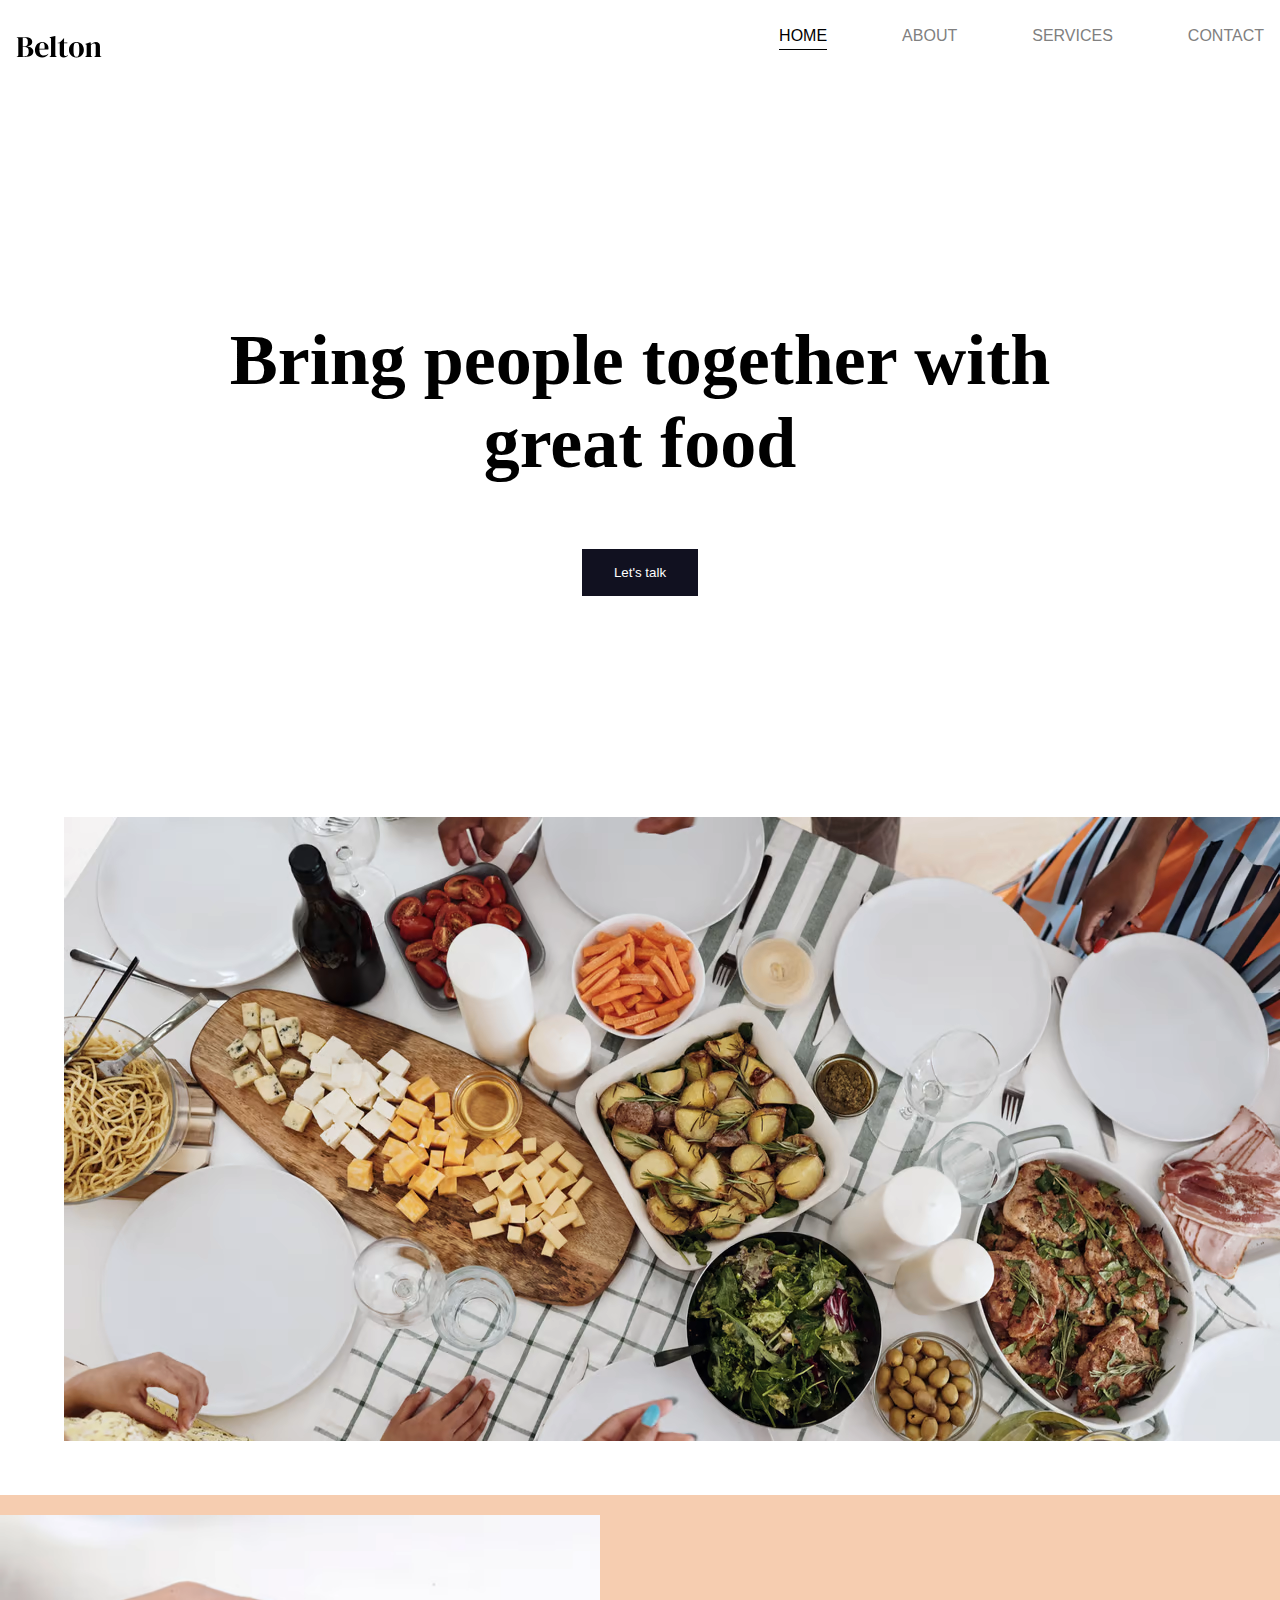
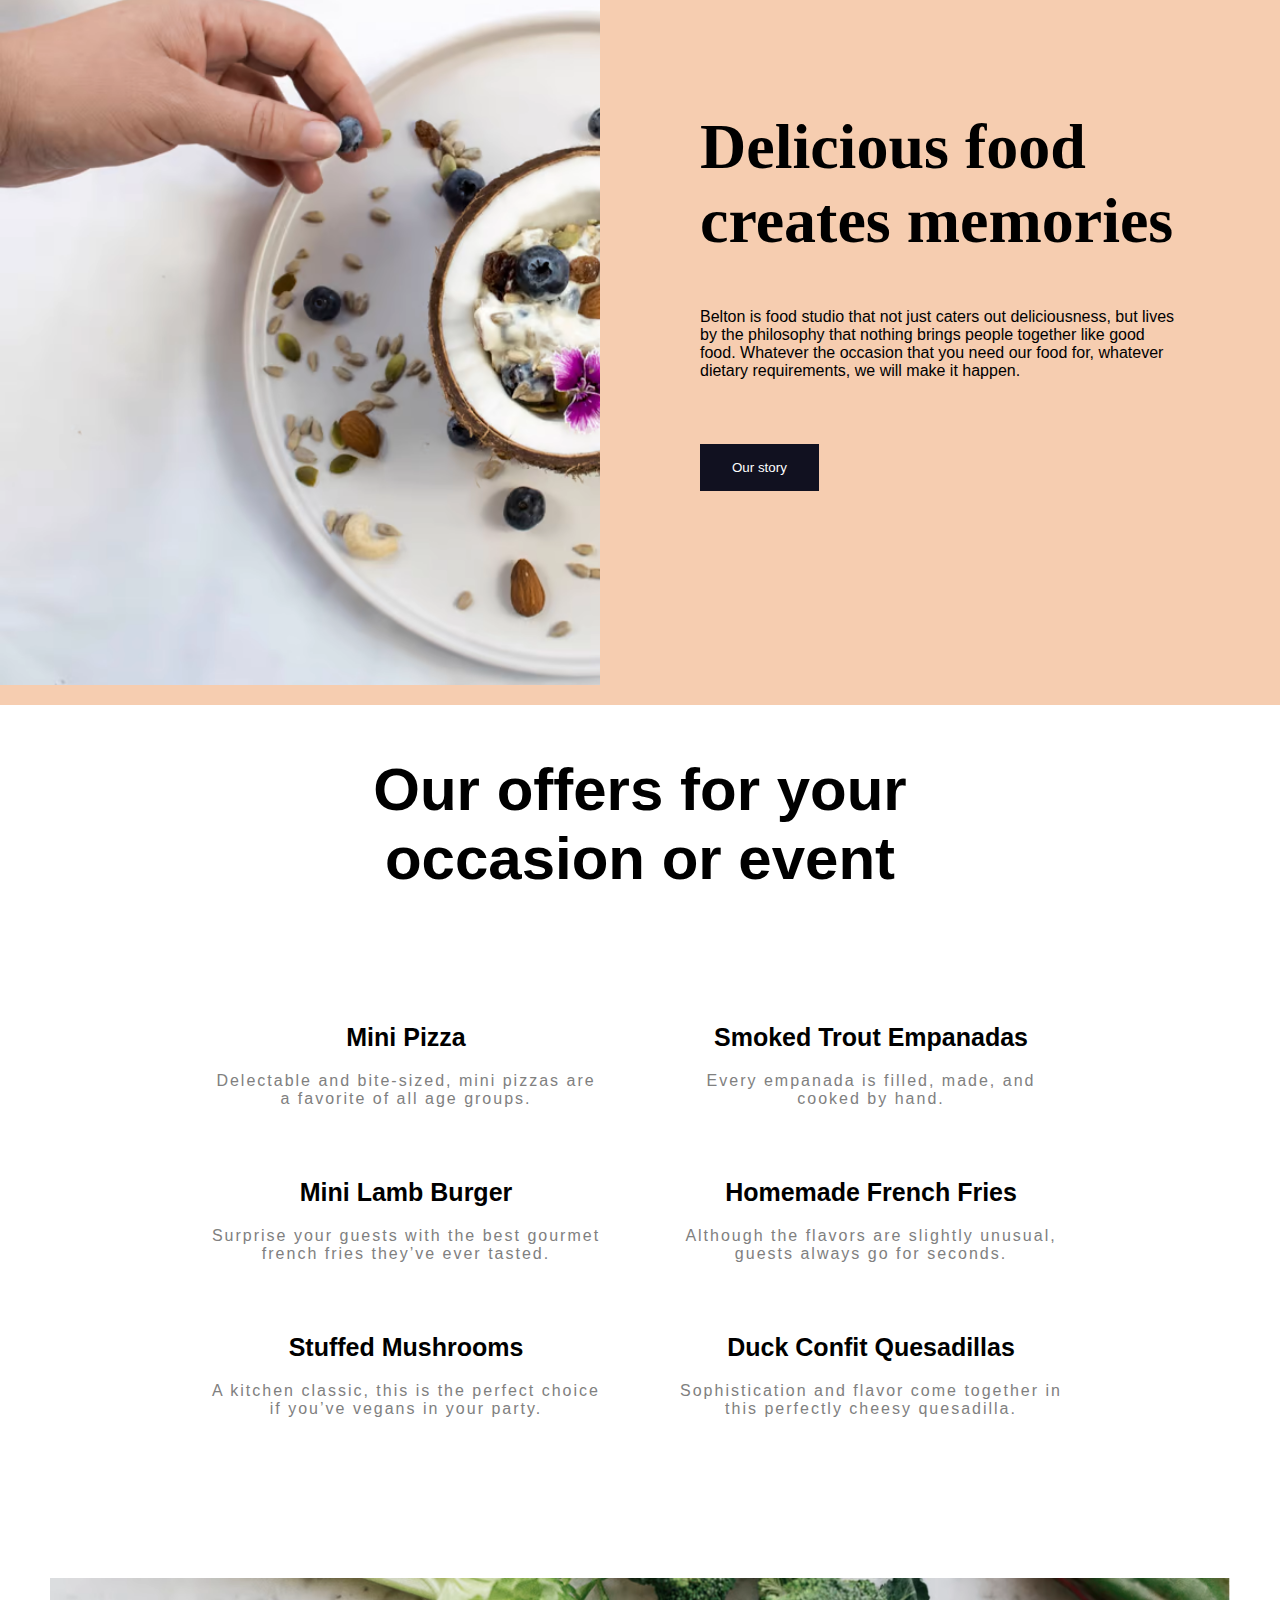
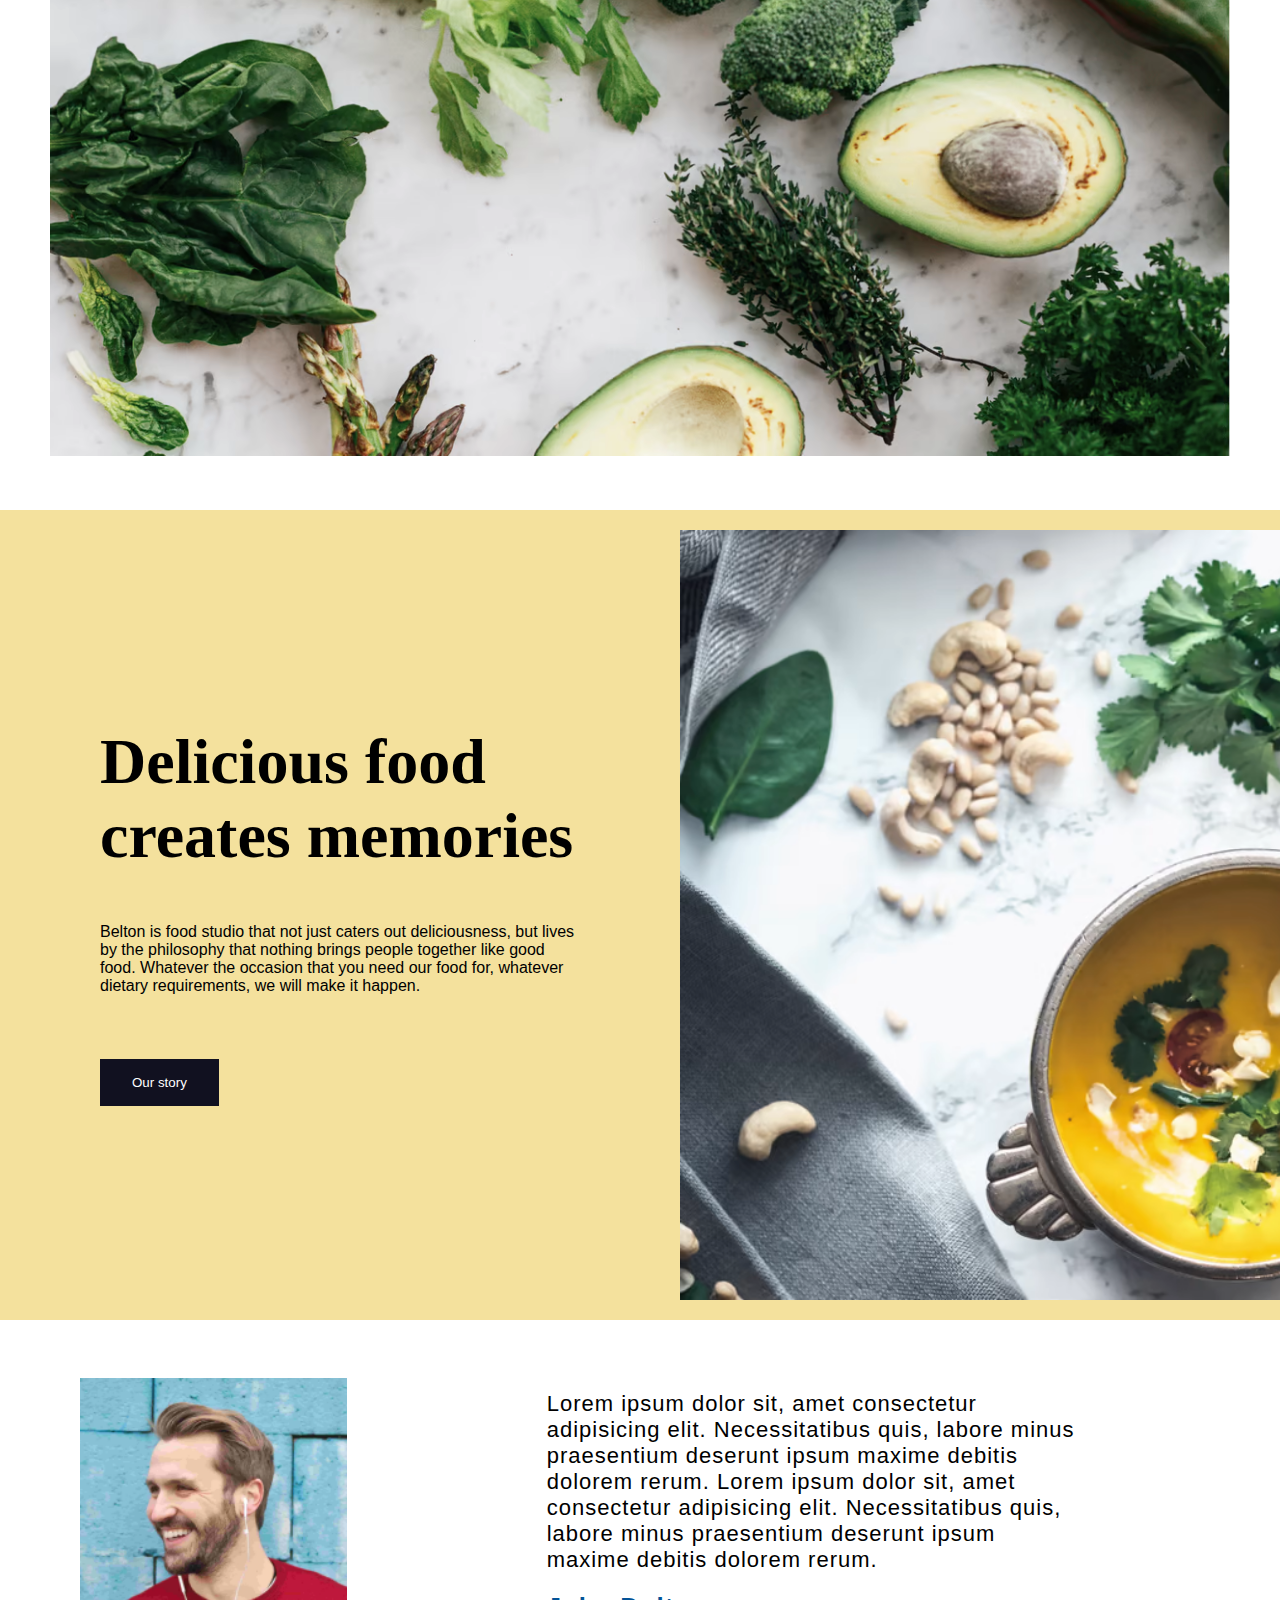
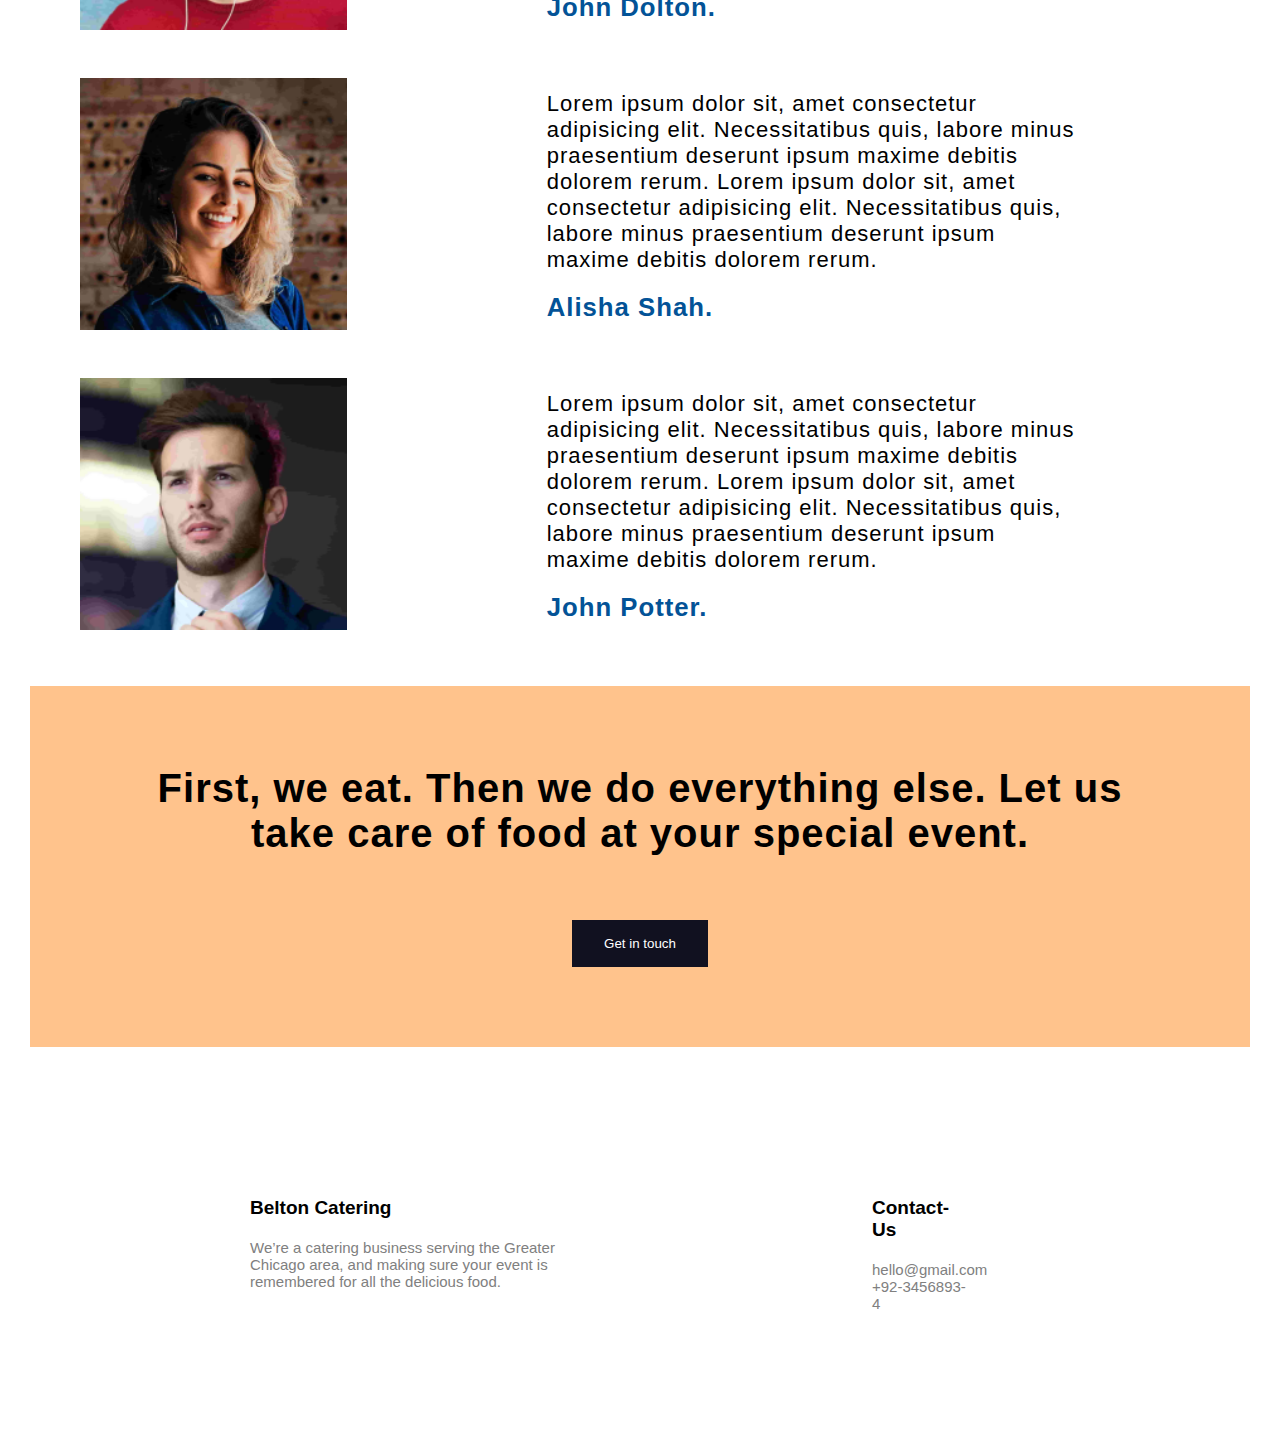
<file: index.html>
<!DOCTYPE html>
<html lang="en">
<head>
    <meta charset="UTF-8">
    <meta http-equiv="X-UA-Compatible" content="IE=edge">
    <meta name="viewport" content="width=device-width, initial-scale=1.0">
    <title>Document</title>
    <link rel="stylesheet" href="assets/css/style.css">
</head>
<body>
    <nav class="navbar">
        <a href="index.html" class="navbar-brand"><img src="assets/images/logo.svg" alt=""></a>
        <ul class="navbar-nav">
            <li class="nav-item active"><a href="index.html" class="nav-link">HOME</a></li>
            <li class="nav-item"><a href="about.html" class="nav-link">ABOUT</a></li>
            <li class="nav-item"><a href="services.html" class="nav-link">SERVICES</a></li>
            <li class="nav-item"><a href="contact.html" class="nav-link">CONTACT</a></li>
        </ul>
    </nav>

    <div id="hero">
        <div>
            <h1>Bring people together with great food</h1>
            <button class="btn">Let's talk</button>
        </div>
    </div>

    <div class="container mb">
        <img src="assets/images/people-around-a-table-with-food-mvoq2nk0xouDvolQ.avif" alt="" >
    </div>

    <div class="container-fluid mid">
        <div style="height: 95%; width: 50%; overflow: hidden;">
            <img src="assets/images/img-mjWRq1QRJatKaoK1.avif" height="100%" alt="">
        </div>
        <div style="width: 40%; padding: 100px;">
            <h3 class="mb" style="font-size:4em; font-family:var(--font-primary);">Delicious food creates memories</h3>
            <p style="">Belton is food studio that not just caters out deliciousness, but lives by the philosophy that nothing brings people together like good food. Whatever the occasion that you need our food for, whatever dietary requirements, we will make it happen.</p>
            <button class="btn">Our story</button>
        </div>
    </div>

    <div class="container-gd">
        <p>
            Our offers for your
            <br>
             occasion or event
        </p>
     

      </div>

      <div class="grid-container">
        <div class="grid-item">
            <h3>Mini Pizza</h3>
            <p>Delectable and bite-sized, mini pizzas are a favorite of all age groups.</p>
        </div>

        <div class="grid-item">
            <h3>Smoked Trout Empanadas</h3>
            <p>Every empanada is filled, made, and cooked by hand.</p>
        </div>
    

        <div class="grid-item">
            <h3>Mini Lamb Burger</h3>
            <p>Surprise your guests with the best gourmet french fries they’ve ever tasted.</p>
           
        </div>

        <div class="grid-item">
            <h3>Homemade French Fries</h3>
            <p>Although the flavors are slightly unusual, guests always go for seconds.</p>
           
        </div>

        <div class="grid-item">
            <h3>Stuffed Mushrooms</h3>
            <p>A kitchen classic, this is the perfect choice if you’ve vegans in your party.</p>
           
        </div>
    
        <div class="grid-item">
            <h3>Duck Confit Quesadillas</h3>
            <p>Sophistication and flavor come together in this perfectly cheesy quesadilla. </p>
           
        </div>
       
</div>

<div class="container-mba">
    <img src="assets/images/avacado.avif" alt="" height="100%" width="100%" >
</div>


<div class="container-fluid mids">
    <div style="width: 40%; padding: 100px;">
        <h3 class="mb" style="font-size:4em; font-family:var(--font-primary);">Delicious food creates memories</h3>
        <p>Belton is food studio that not just caters out deliciousness, but lives by the philosophy that nothing brings people together like good food. Whatever the occasion that you need our food for, whatever dietary requirements, we will make it happen.</p>
        <button class="btn">Our story</button>
    </div>
    <div style="height: 95%; width: 50%; overflow: hidden;">
        <img src="assets/images/soup.avif" height="100%"  alt="">
    </div>
</div>

<br>
<br>


<div class="team">
    

    <div class="member">
       <div class="img">
         <img src="assets/images/pic2.png"" alt="">
       </div>
       <div class="content">
           <p>Lorem ipsum dolor sit, amet consectetur adipisicing elit. Necessitatibus quis, labore minus praesentium deserunt ipsum maxime debitis dolorem rerum.
          Lorem ipsum dolor sit, amet consectetur adipisicing elit. Necessitatibus quis, labore minus praesentium deserunt ipsum maxime debitis dolorem rerum.  </p>
          <h3>John dolton.</h3>
       </div>
   </div>

   <div class="member">
    <div class="img">
      <img src="assets/images/pic1.png" alt="">
    </div>
    <div class="content">
        <p>Lorem ipsum dolor sit, amet consectetur adipisicing elit. Necessitatibus quis, labore minus praesentium deserunt ipsum maxime debitis dolorem rerum.
       Lorem ipsum dolor sit, amet consectetur adipisicing elit. Necessitatibus quis, labore minus praesentium deserunt ipsum maxime debitis dolorem rerum.  </p>
       <h3>Alisha shah.</h3>
    </div>
</div>

   <div class="member">
       <div class="img">
         <img src="assets/images/pic3.png" alt="">
       </div>
       <div class="content">
           <p>Lorem ipsum dolor sit, amet consectetur adipisicing elit. Necessitatibus quis, labore minus praesentium deserunt ipsum maxime debitis dolorem rerum.
          Lorem ipsum dolor sit, amet consectetur adipisicing elit. Necessitatibus quis, labore minus praesentium deserunt ipsum maxime debitis dolorem rerum.  </p>
          <h3>John potter.</h3>
       </div>
   </div>
</div>


    <div class="last">
        <p>
            First, we eat. Then we do everything else. Let us take care of food at your special event.
        </p>
        <button class="btn">Get in touch</button>

    </div>

    <div class="footer">
        
        <div class="text">
            <h3>Belton catering</h3>
           <p>We’re a catering business serving the Greater Chicago area, and making sure your event is remembered for all the delicious food.</p>
        </div>
        <div class="contact">
            <h3>Contact-us</h3>
            <p>hello@gmail.com</p>
            <p>+92-3456893-4</p>
        </div>
        
    </div>

</body>
</html>
</file>
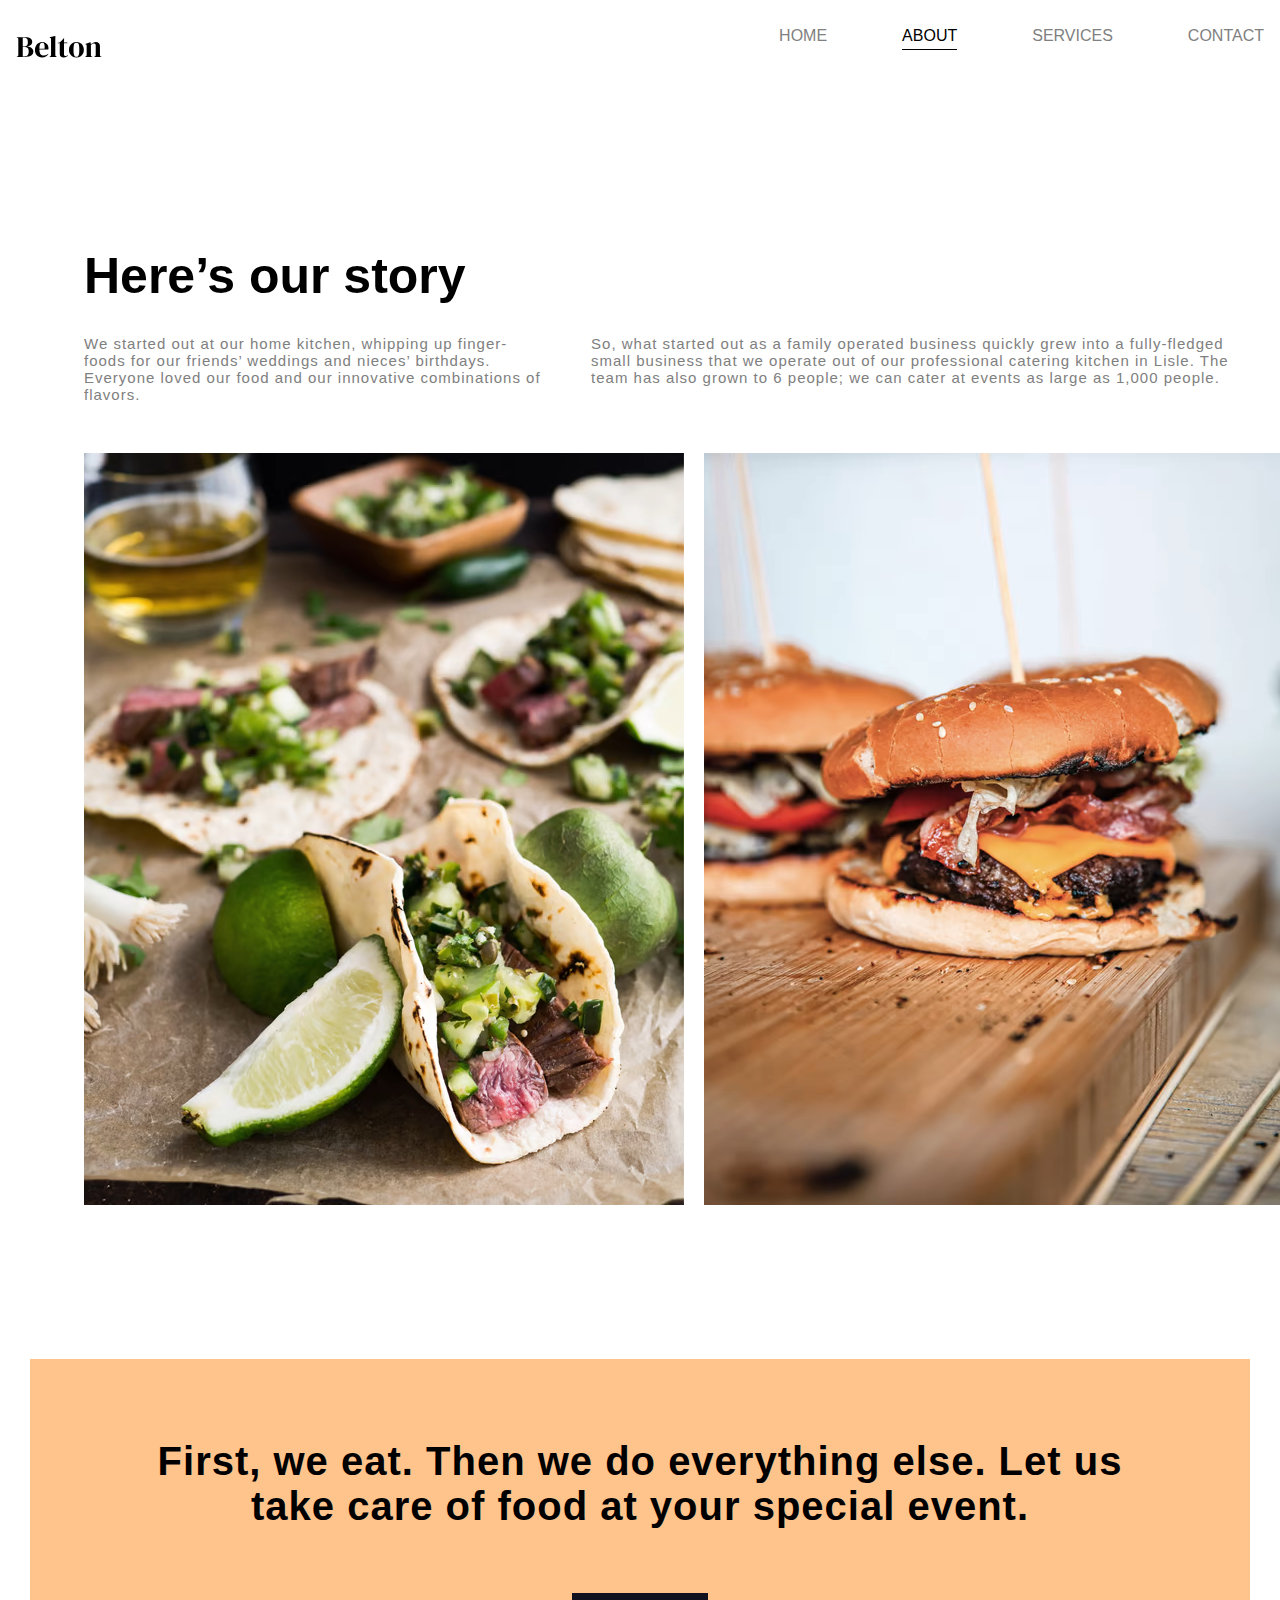
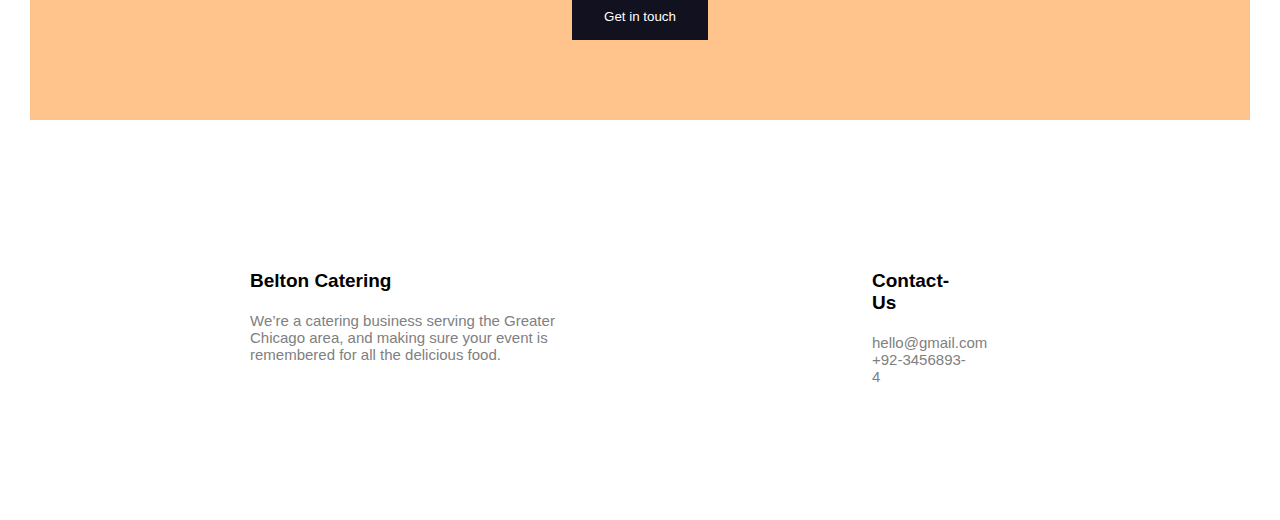
<file: about.html>
<!DOCTYPE html>
<html lang="en">
<head>
    <meta charset="UTF-8">
    <meta http-equiv="X-UA-Compatible" content="IE=edge">
    <meta name="viewport" content="width=device-width, initial-scale=1.0">
    <title>About-us</title>
    <link rel="stylesheet" href="assets/css/about.css">
</head>
<body>
      
    <nav class="navbar">
        <a href="index.html" class="navbar-brand"><img src="assets/images/logo.svg" alt=""></a>
        <ul class="navbar-nav">
            <li class="nav-item"><a href="index.html" class="nav-link">HOME</a></li>
            <li class="nav-item active" ><a href="about.html" class="nav-link">ABOUT</a></li>
            <li class="nav-item"><a href="services.html" class="nav-link">SERVICES</a></li>
            <li class="nav-item"><a href="contact.html" class="nav-link">CONTACT</a></li>
        </ul>
    </nav>

    <div class="about-us">
        <h1>Here’s our story </h1>
        <div class="parag">
            <p>We started out at our home kitchen, whipping up finger-foods for our friends’ weddings and nieces’ birthdays. Everyone loved our food and our innovative combinations of flavors.</p>
            <p>So, what started out as a family operated business quickly grew into a fully-fledged small business that we operate out of our professional catering kitchen in Lisle. The team has also grown to 6 people; we can cater at events as large as 1,000 people.</p>
        </div>

        <div class="image">
            <div>
                <img src="assets/images/christine-siracusa-unsplash-YZ4exO2X2nUq7r4v.avif" alt="">
            </div>
            <div>
                <img src="assets/images/jonny-caspari-unsplash-Y4a7xM45o3Ik3zxn.avif" alt="">
            </div>


        </div>

    </div>

    <div class="last">
        <p>
            First, we eat. Then we do everything else. Let us take care of food at your special event.
        </p>
        <button class="btn">Get in touch</button>

    </div>

    <div class="footer">
        
        <div class="text">
            <h3>Belton catering</h3>
           <p>We’re a catering business serving the Greater Chicago area, and making sure your event is remembered for all the delicious food.</p>
        </div>
        <div class="contact">
            <h3>Contact-us</h3>
            <p>hello@gmail.com</p>
            <p>+92-3456893-4</p>
        </div>
        
    </div>
</body>
</html>
</file>
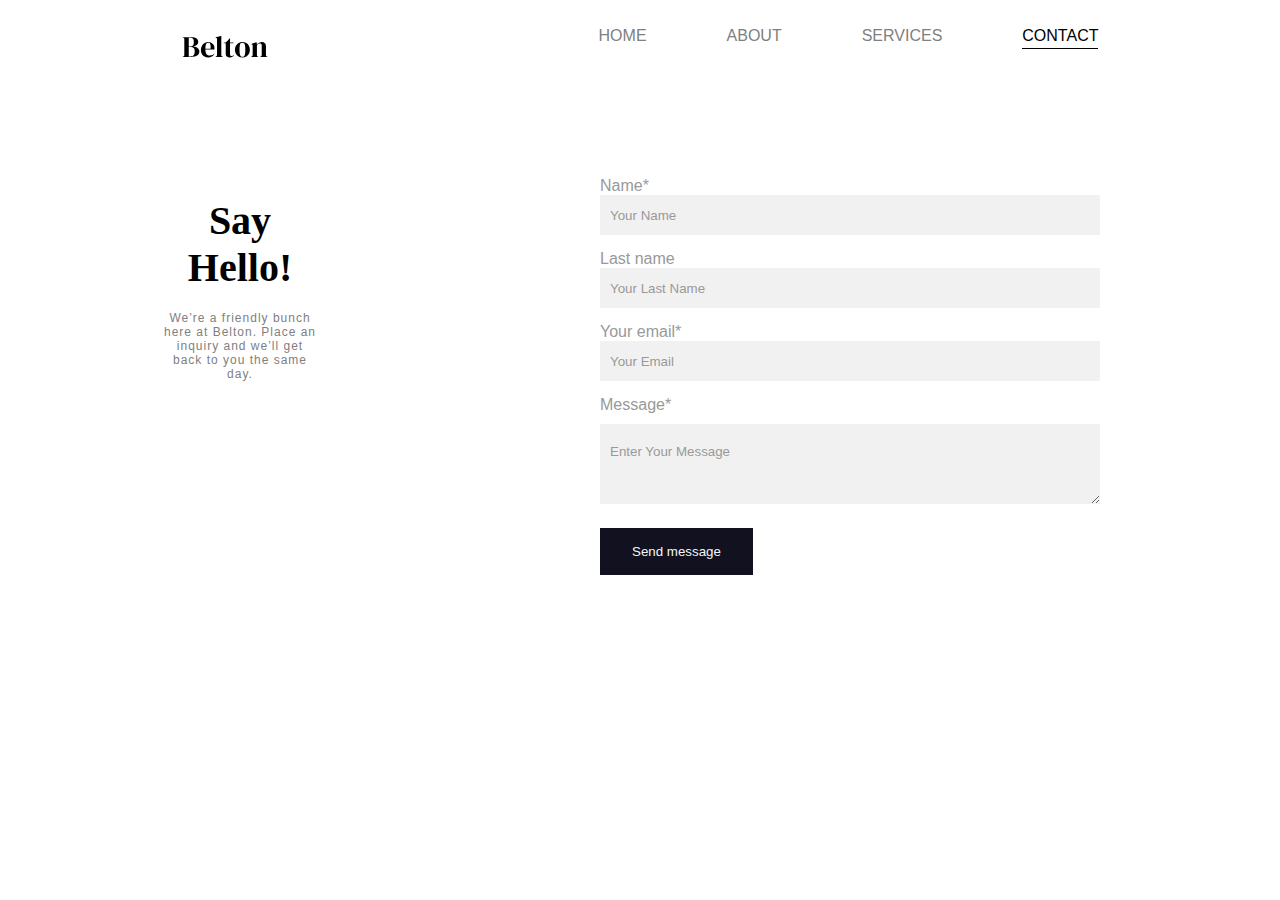
<file: contact.html>
<!DOCTYPE html>
<html lang="en">
<head>
    <meta charset="UTF-8">
    <meta http-equiv="X-UA-Compatible" content="IE=edge">
    <meta name="viewport" content="width=device-width, initial-scale=1.0">
    <title>contact-us</title>
    <link rel="stylesheet" href="assets/css/contact.css">
</head>
<body>
    <nav class="navbar">
        <a href="index.html" class="navbar-brand"><img src="assets/images/logo.svg" alt=""></a>
        <ul class="navbar-nav">
            <li class="nav-item"><a href="index.html" class="nav-link">HOME</a></li>
            <li class="nav-item"><a href="about.html" class="nav-link">ABOUT</a></li>
            <li class="nav-item"><a href="services.html" class="nav-link">SERVICES</a></li>
            <li class="nav-item active"><a href="contact.html" class="nav-link">CONTACT</a></li>
        </ul>
    </nav>
    <div class="contact-us">
        <div class="left">
            <h1>Say Hello!</h1>
            <p>We’re a friendly bunch here at Belton. 
              Place an inquiry and we’ll get back
              to you the same day.</p>
        </div>
        <div class="right">
            <form action="">
                <label for="name" class="bttn">Name*</label>
                <br>
                <input type="text" class="field" placeholder="Your Name">
                <br>
                <label for="lname" class="bttn">Last name</label>
                <br>
                <input type="text" class="field" placeholder="Your Last Name">
                <br>
                <label for="yemail" class="bttn">Your email*</label>
                <br>
                <input type="text" class="field" placeholder="Your Email">
                <br>
                <label for="message" class="bttn">Message*</label>
                 <br>
				<textarea placeholder="Enter Your Message" class="fields"></textarea>
                <br>
				<button class="btn">Send message</button>
            </form>
        </div>
    </div>
</body>
</html>
</file>
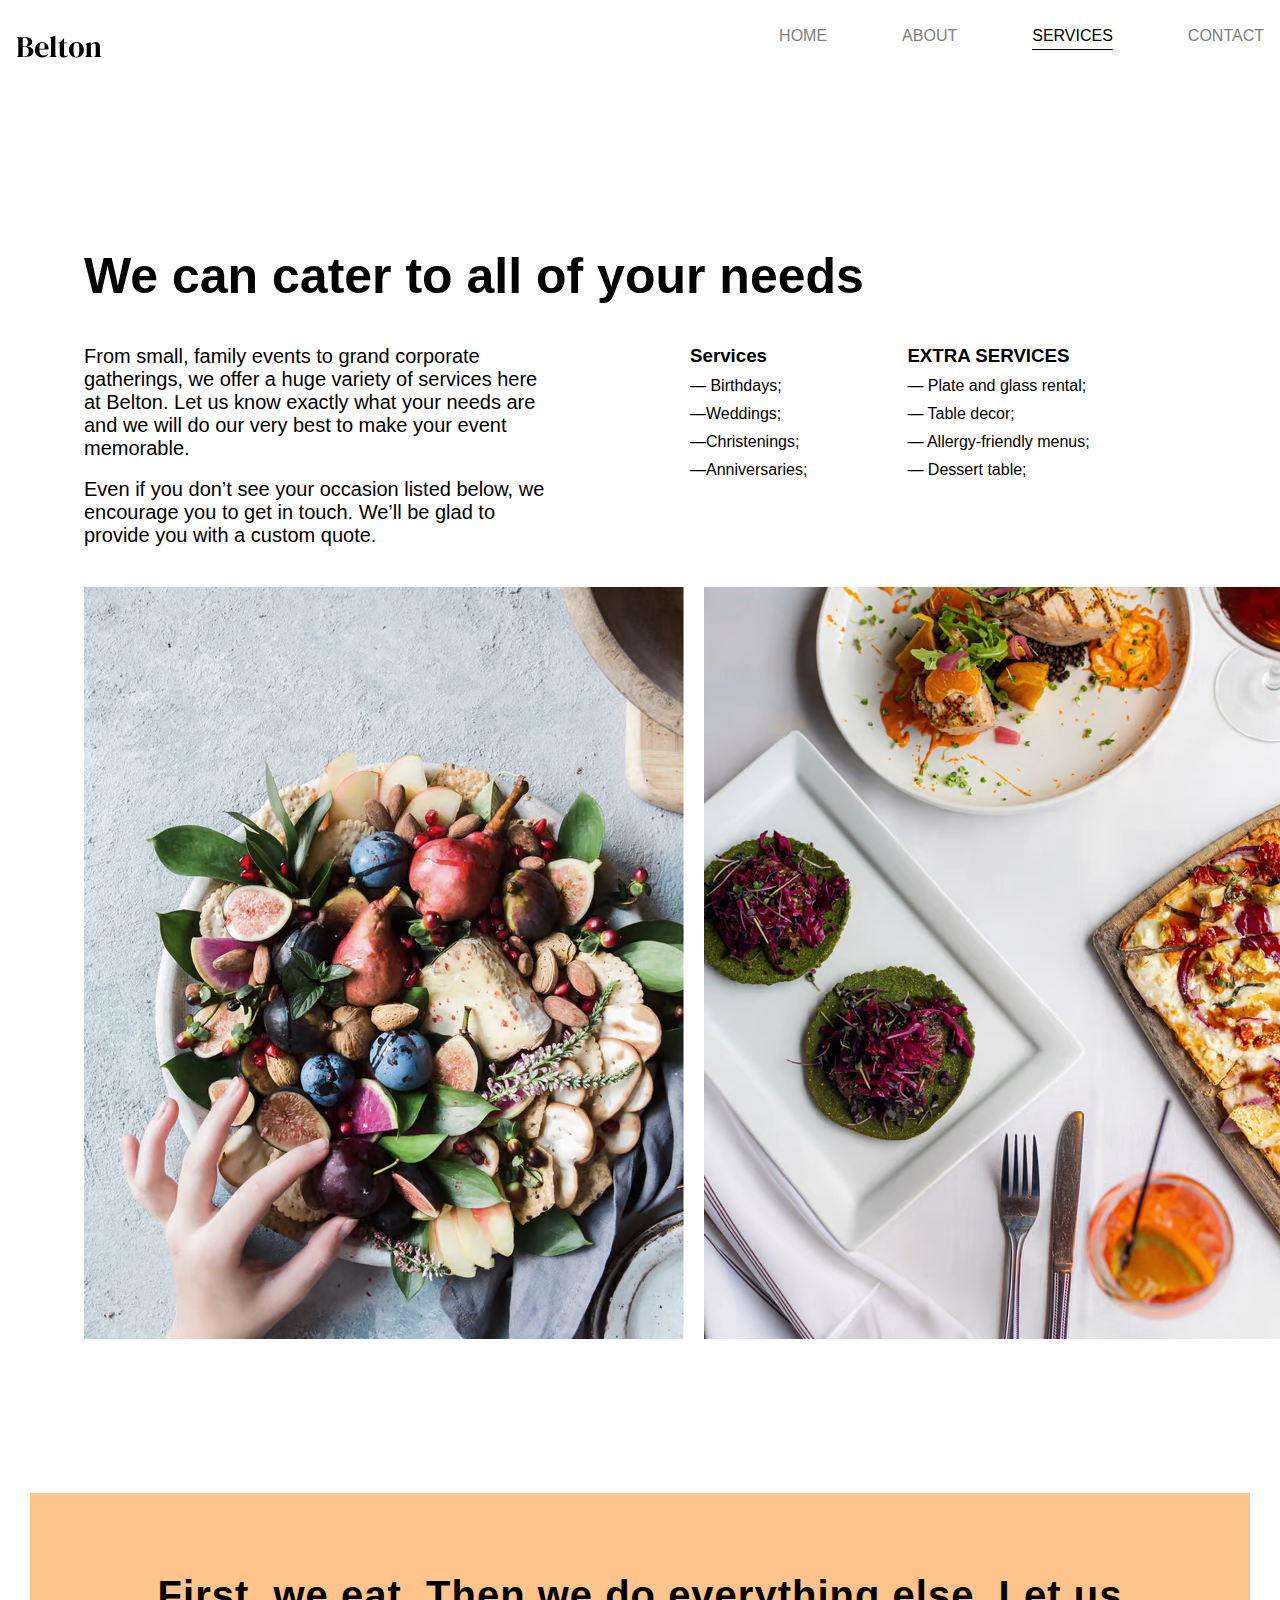
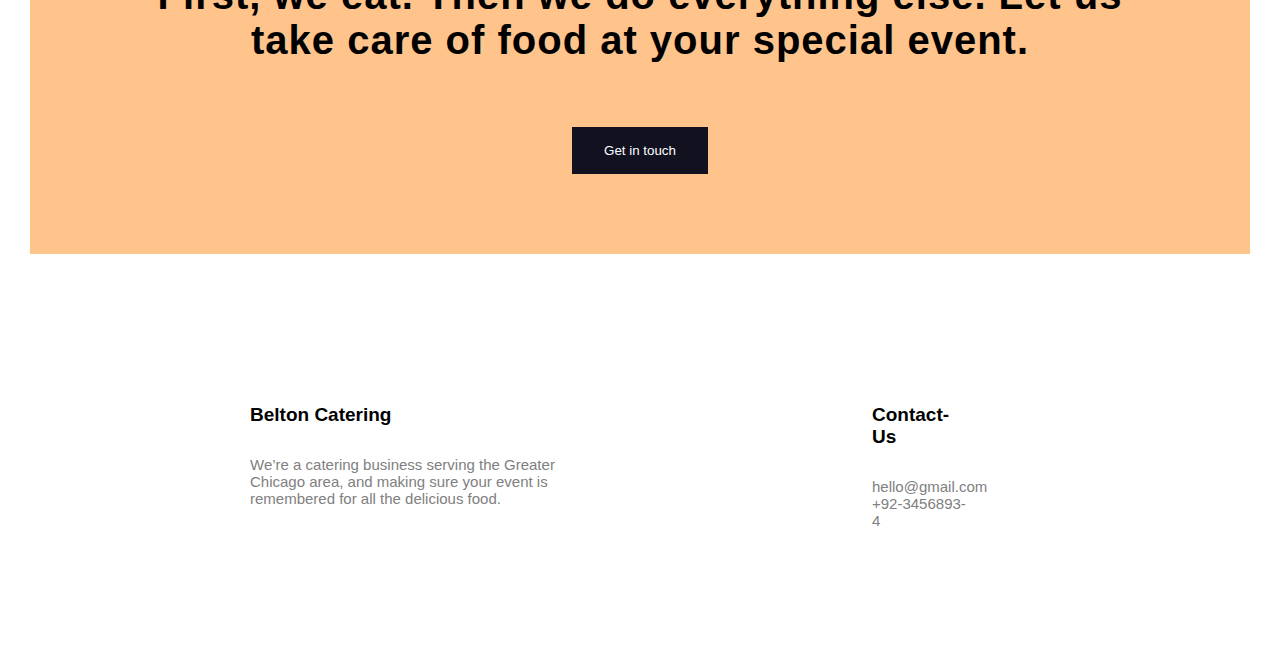
<file: services.html>
<!DOCTYPE html>
<html lang="en">
<head>
    <meta charset="UTF-8">
    <meta http-equiv="X-UA-Compatible" content="IE=edge">
    <meta name="viewport" content="width=device-width, initial-scale=1.0">
    <title>Services</title>
    <link rel="stylesheet" href="assets/css/services.css"/>
</head>
<body>

    
    <nav class="navbar">
        <a href="index.html" class="navbar-brand"><img src="assets/images/logo.svg" alt=""></a>
        <ul class="navbar-nav">
            <li class="nav-item"><a href="index.html" class="nav-link">HOME</a></li>
            <li class="nav-item" ><a href="about.html" class="nav-link">ABOUT</a></li>
            <li class="nav-item active"><a href="services.html" class="nav-link">SERVICES</a></li>
            <li class="nav-item"><a href="contact.html" class="nav-link">CONTACT</a></li>
        </ul>
    </nav>
    <div class="container">
        <h1>We can cater to all of your needs</h1>
        <div class="main">
            <div class="paragraphs">
                 <p>From small, family events to grand corporate gatherings, we offer a huge variety of services here at Belton. Let us know exactly what your needs are and we will do our very best to make your event memorable. </p>
                 <br>
                 <p>Even if you don’t see your occasion listed below, we encourage you to get in touch. We’ll be glad to provide you with a custom quote. </p>
            </div>
            <div class="services">
                    <div>
                        <h3>Services</h3>
                      <ul>
                          <p>— Birthdays;</p>
                          <p>—Weddings;</p>
                          <p>—Christenings;</p>
                          <p>—Anniversaries;</p>
                      </ul>
                
                    </div>

                    <div>
                        <h3>EXTRA SERVICES</h3>
                       
                        <p> — Plate and glass rental;</p>
                        <p>  — Table decor;</p>
                        <p>— Allergy-friendly menus;</p>
                        <p>  — Dessert table;</p>
             
                    </div>
            </div>
            
        </div>
        <div class="image">
            <div>
                <img src="assets/images/brooke-lark-unsplash-mkEkqQg2l0FxRKPv.avif" alt="">
            </div>
            <div>
                <img src="assets/images/ronise-daluz-unsplash-YN8wPlQn2JiqJ2a5.avif" alt="">
            </div>


        </div>

    </div>

    <div class="last">
        <p>
            First, we eat. Then we do everything else. Let us take care of food at your special event.
        </p>
        <button class="btn">Get in touch</button>

    </div>

    <div class="footer">
        
        <div class="text">
            <h3>Belton catering</h3>
           <p>We’re a catering business serving the Greater Chicago area, and making sure your event is remembered for all the delicious food.</p>
        </div>
        <div class="contact">
            <h3>Contact-us</h3>
            <p>hello@gmail.com</p>
            <p>+92-3456893-4</p>
        </div>
        
    </div>
</body>
</html>
</file>
<file: assets/css/style.css>
:root{
    --font-primary: "DM Serif Display", serif;
    --font-secondary: "Poppins", sans-serif;
}
*{
    margin: 0;
    padding: 0;
    font-family: var(--font-secondary);
}

.navbar{
    display: flex;
    justify-content: space-between;
    padding: 24px 16px;
    background-color: white;
    position: sticky;
    top: 0;
}

.navbar-nav{
    list-style: none;
    display: flex;
    gap: 75px;
}

.nav-item{
    height: 50%;
    /* background: #000; */
    display: flex;
    align-items: center;
}
.active{
    border-bottom: 1px solid black;
}
.active .nav-link{
    color: black;
}
.nav-link{
    color: gray;
    text-decoration: none;
}

#hero{
    height: 80vh;
    display: flex;
    justify-content: center;
    align-items: center;
}
#hero > div{
    text-align: center;
    width: 70%;
}
#hero > div > h1{
    font-size: 4.5em;
    font-family: var(--font-primary);
    font-weight: bold;
}

#hero > div > button, .btn{
    padding: 16px 32px 16px 32px;
    border: 0;
    margin-top: 64px;
    background-color: #111120;
    color: white;
    transition: 0.2s;
}
#hero > div > button:hover{
    background-color: #777777;
}

.container{
    margin: 0 auto;
    width: 90vw;
}

.mb{
    margin-bottom: 50px;
}

.container-fluid{
    /* width: 100vw; */
}

.mid{
    display: flex;
    align-items: center;
    height: 90vh;
    /* background-color: #F1B884; */
    background-color: #F6CDB0;
}

.container-gd{
    padding: 50px;
    text-align: center;
    justify-content: center;
    align-items: center;
    font-size: 60px;
    font-weight: bold;
    padding-bottom: 20px;
    
    

}

.grid-container{
    padding: 100px 200px;
    /* background-color: antiquewhite; */
    display: grid;
    grid-template-columns: auto auto ;
    grid-gap: 50px;
    /* padding: 50px 200px; */
    
    
}


.grid-container h3 {
    text-align: center;
    padding-top: 10px;
    padding-bottom: 10px;
    font-weight: bold;
    font-size: 25px;
 
}

.grid-container p{
    text-align: center;
    font-size: 16px;
    letter-spacing: 2px;
    padding: 10px; 
    color: grey;
    
    
}





.container-mba{
padding: 50px 50px;


}

.container-fluid{
    /* width: 100vw; */
}

.mids{
    display: flex;
    align-items: center;
    height: 90vh;
    /* background-color: #F1B884; */
    background-color: #F4E19D;
}


.member{
    display: flex;
    height: 300px;
    align-items: center;
}

.member .img{
    /* height: 300px; */
    width: 33%;
    /* border: 5px solid #035397; */
    margin-left: 80px;
}

.member .img img{
    height: 100%;
    width: 100%;
}

.member .content{
       width: 66%;
       padding: 0px 200px;
       letter-spacing: 1px;
       font-size: 22px;
}

.member .content h3{
    font-weight: bold;
    text-decoration: dotted;
    color: #035397;
    padding-top: 20px;
    text-transform: capitalize;

}




.last{
    padding: 80px 100px;
    margin: 30px;
    letter-spacing: 1px;
    text-align: center;
    justify-content: center;
    align-items: center;
    font-size: 40px;
    background-color:#FFC38C;
    font-weight: bold;
}

 .btn{
    padding: 16px 32px 16px 32px;
    border: 0;
    margin-top: 64px;
    background-color: #111120;
    color: white;
    transition: 0.2s;
}
 .btn:hover{
    background-color: #777777;
}

.footer{
    display: flex;
    height: 100px;
    padding: 100px;
    background-color: white;
    margin: 50px;
    justify-content: space-between;
}

.footer div{
    width: 33%;
    text-align: center;
    color: gray;
    
}

.footer h3{
    font-weight: bold;
    font-size: 19px;
    padding-bottom: 20px;
    color: black;
    text-transform: capitalize;


}
/* .footer p{
    padding-right: 10px;
} */
.footer .text{
    text-align: left;
    padding-left: 100px;
}

.footer .contact{
    text-align: left;
    width: 10%;
    padding-right: 160px;
}

.footer  div p{
    font-size: 15px;
}
</file>
<file: assets/css/about.css>
*{
    margin: 0;
    padding: 0;
    font-family: sans-serif;
}

.navbar{
    display: flex;
    justify-content: space-between;
    padding: 24px 16px;
    background-color: white;
    position: sticky;
    top: 0;
}

.navbar-nav{
    list-style: none;
    display: flex;
    gap: 75px;
}

.nav-item{
    height: 50%;
    /* background: #000; */
    display: flex;
    align-items: center;
}
.active{
    border-bottom: 1px solid black;
}
.active .nav-link{
    color: black;
}
.nav-link{
    color: gray;
    text-decoration: none;
}



.about-us{
     width: 90vw;
     margin: 150px auto;
     padding-left: 40px;
     
}
.about-us h1{
    font-weight: bold;
    font-size: 50px;
}


.about-us .parag{
       display: flex;
       gap: 50px;
}
.about-us .parag p{
    margin-top: 30px;
    font-size: 15px;
    color: gray;
    letter-spacing: 1px;
}


.about-us .image{
    margin-top: 50px;
    display: flex;
    gap: 20px;
    height: 50%;
    width: 50%;
}


/* .btn{
    border-radius: 10px;
    background-color: black;
    margin-top: 30px;
    padding: 20px 40px ;
    text-transform: uppercase;
    color: white;
    border: 3px solid burlywood;
   
}

.btn:hover{
    background-color: cornflowerblue;

} */
.last{
    padding: 80px 100px;
    margin: 30px;
    letter-spacing: 1px;
    text-align: center;
    justify-content: center;
    align-items: center;
    font-size: 40px;
    background-color:#FFC38C;
    font-weight: bold;
}

 .btn{
    padding: 16px 32px 16px 32px;
    border: none;
    margin-top: 64px;
    background-color: #111120;
    color: white;
    transition: 0.2s;
}
 .btn:hover{
    background-color: #777777;
}

.footer{
    display: flex;
    height: 100px;
    padding: 100px;
    background-color: white;
    margin: 50px;
    justify-content: space-between;
}

.footer div{
    width: 33%;
    text-align: center;
    color: gray;
    
}

.footer h3{
    font-weight: bold;
    font-size: 19px;
    padding-bottom: 20px;
    color: black;
    text-transform: capitalize;


}
/* .footer p{
    padding-right: 10px;
} */
.footer .text{
    text-align: left;
    padding-left: 100px;
}

.footer .contact{
    text-align: left;
    width: 10%;
    padding-right: 160px;
}

.footer  div p{
    font-size: 15px;
}
</file>
<file: assets/css/contact.css>
*{
 margin: 0;
 padding: 0;
 font-family: sans-serif;
 box-sizing: border-box;
}


.navbar{
    display: flex;
    justify-content: space-around;
    padding: 24px 16px;
    background-color: white;
    position: sticky;
    top: 0;
}

.navbar-nav{
    list-style: none;
    display: flex;
    gap: 80px;
}

.nav-item{
    height: 50%;
    /* background: #000; */
    display: flex;
    align-items: center;
}
.active{
    border-bottom: 1px solid black;
}
.active .nav-link{
    color: black;
}
.nav-link{
    color: gray;
    text-decoration: none;
}
.last{
    padding: 80px 100px;
    margin: 30px;
    letter-spacing: 1px;
    text-align: center;
    justify-content: center;
    align-items: center;
    font-size: 40px;
    background-color:#FFC38C;
    font-weight: bold;
}

 .btn{
    padding: 16px 32px 16px 32px;
    border: 0;
    margin-top: 64px;
    background-color: #111120;
    color: white;
    transition: 0.2s;
}
 .btn:hover{
    background-color: #777777;
}

.footer{
    display: flex;
    height: 100px;
    padding: 100px;
    background-color: white;
    margin: 50px;
    justify-content: space-between;
}

.footer div{
    width: 33%;
    text-align: center;
    color: gray;
    
}

.footer h3{
    font-weight: bold;
    font-size: 19px;
    padding-bottom: 20px;
    color: black;
    text-transform: capitalize;


}
/* .footer p{
    padding-right: 10px;
} */
.footer .text{
    text-align: left;
    padding-left: 100px;
}

.footer .contact{
    text-align: left;
    width: 10%;
    padding-right: 160px;
}

.footer  div p{
    font-size: 15px;
}

.contact-us{
    display: flex;

}
     

.contact-us .left{
    
    margin: 100px;
    padding-bottom: 150px;
    padding-left: 60px;
    
    
    
    
}

.contact-us .right{
    margin: 20px 120px;
    padding: 60px;
    
  
}


.contact-us .left p{
    font-size: 12px;
    color: grey;
    text-align: center;
    letter-spacing: 1px; 
    
    
}

.contact-us .left h1{
    font-size: 40px;
     font-family:  'Times New Roman', Times, serif;
    padding-bottom: 20px;
    text-align: center;

}





.contact-us .right form .field{
   width: 500px;
   height: 40px;
   padding: 10px;
   /* margin-top: 10px; */
   margin-bottom: 15px;
   background-color: #F1F1F1;
   border: none;
  
   
}

.bttn{
    color: #999999;
   
}


.contact-us .right form .fields{
    height: 80px;
    width: 500px;
    padding: 10px;
    padding-top: 20px;
    margin-top: 10px;
    background-color: #F1F1F1;
    border: none;
}
.contact-us .right form ::placeholder{
    color: #999999;
    text-align: start;
    align-items: flex-start;
    
}

button, .btn{
    padding: 16px 32px 16px 32px;
    border: 0;
    margin-top: 20px;
    background-color: #111120;
    color:whitesmoke;
    transition: 0.2s;
    justify-content: center;
}
 button:hover{
    background-color: gray;
}
</file>
<file: assets/css/services.css>
*{
    margin: 0;
    padding: 0;
    font-family: sans-serif;
}



.navbar{
    display: flex;
    justify-content: space-between;
    padding: 24px 16px;
    background-color: white;
    position: sticky;
    top: 0;
}

.navbar-nav{
    list-style: none;
    display: flex;
    gap: 75px;
}

.nav-item{
    height: 50%;
    /* background: #000; */
    display: flex;
    align-items: center;
}
.active{
    border-bottom: 1px solid black;
}
.active .nav-link{
    color: black;
}
.nav-link{
    color: gray;
    text-decoration: none;
}



.container{
     width: 90vw;
     margin: 150px auto;
     padding-left: 40px;
     
}
h1{
    font-weight: bold;
    font-size: 50px;
}
.main{
    display: flex;
    gap: 30px;
    
}

.paragraphs{
    width: 50%;
    padding: 20px 0px;
    margin-top: 20px;
}

.paragraphs:first-child{
    margin-bottom: 20px;
}

.paragraphs *{
    width: 80%;
    font-size: 20px;
}

.services{
    display: flex;
    gap: 100px;
    margin-top: 40px;
}
.services p{
    margin-top: 10px;
    gap: 5px;
}

h3{
    margin-bottom: 10px;

}

.image{
    display: flex;
    gap: 20px;
    height: 50%;
    width: 50%;
}


/* .btn{
    border-radius: 10px;
    background-color: black;
    margin-top: 30px;
    padding: 20px 40px ;
    text-transform: uppercase;
    color: white;
    border: 3px solid burlywood;
   
}

.btn:hover{
    background-color: cornflowerblue;

} */
.last{
    padding: 80px 100px;
    margin: 30px;
    letter-spacing: 1px;
    text-align: center;
    justify-content: center;
    align-items: center;
    font-size: 40px;
    background-color:#FFC38C;
    font-weight: bold;
}

 .btn{
    padding: 16px 32px 16px 32px;
    border: none;
    margin-top: 64px;
    background-color: #111120;
    color: white;
    transition: 0.2s;
}
 .btn:hover{
    background-color: #777777;
}

.footer{
    display: flex;
    height: 100px;
    padding: 100px;
    background-color: white;
    margin: 50px;
    justify-content: space-between;
}

.footer div{
    width: 33%;
    text-align: center;
    color: gray;
    
}

.footer h3{
    font-weight: bold;
    font-size: 19px;
    padding-bottom: 20px;
    color: black;
    text-transform: capitalize;


}
/* .footer p{
    padding-right: 10px;
} */
.footer .text{
    text-align: left;
    padding-left: 100px;
}

.footer .contact{
    text-align: left;
    width: 10%;
    padding-right: 160px;
}

.footer  div p{
    font-size: 15px;
}
</file>
